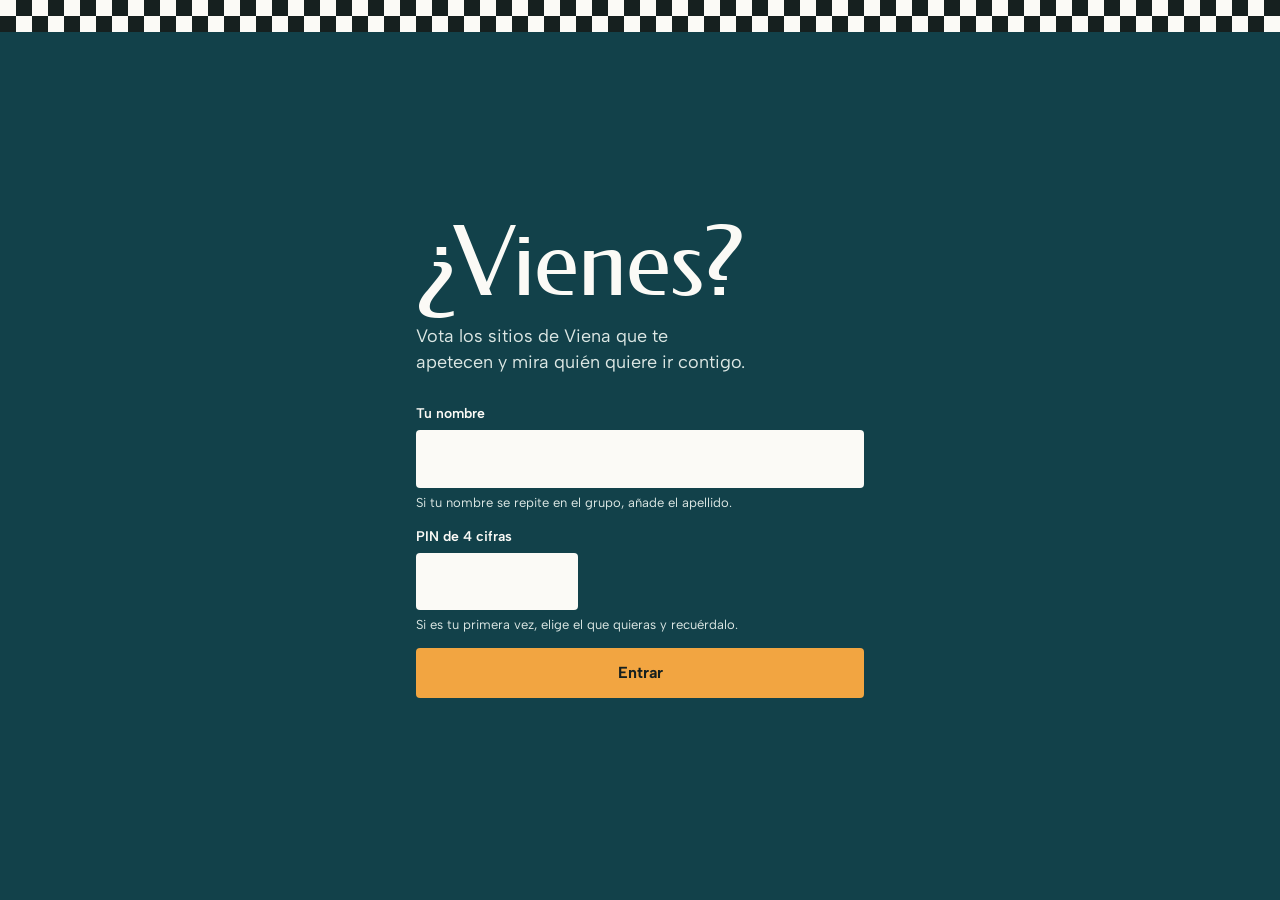
<file: index.html>
<!doctype html>
<html lang="es">
<head>
<meta charset="utf-8">
<meta name="viewport" content="width=device-width, initial-scale=1, viewport-fit=cover">
<title>¿Vienes? Planes en Viena</title>
<meta name="description" content="Decide con tus compañeras qué ver en Viena y con quién ir.">
<meta name="theme-color" content="#12414A">
<meta name="robots" content="noindex, nofollow">
<meta property="og:title" content="¿Vienes? Planes en Viena">
<meta property="og:description" content="Vota los sitios que te apetecen y mira quién quiere ir contigo.">
<link rel="icon" href="icon.svg" type="image/svg+xml">
<link rel="apple-touch-icon" href="apple-touch-icon.png">
<meta name="mobile-web-app-capable" content="yes">
<meta name="apple-mobile-web-app-capable" content="yes">
<meta name="apple-mobile-web-app-title" content="¿Vienes?">
<meta name="apple-mobile-web-app-status-bar-style" content="black-translucent">
<link rel="manifest" href="manifest.webmanifest">
<link rel="preconnect" href="https://fonts.googleapis.com">
<link rel="preconnect" href="https://fonts.gstatic.com" crossorigin>
<link href="https://fonts.googleapis.com/css2?family=Albert+Sans:wght@400;500;600;700&family=Federo&display=swap" rel="stylesheet">
<link rel="stylesheet" href="styles.css">
</head>
<body>
<div id="app" aria-live="polite"></div>
<div id="sheet" class="sheet" hidden></div>
<div id="match" class="match" hidden></div>
<div id="toast" class="toast" role="status" hidden></div>
<noscript>Esta página necesita JavaScript.</noscript>
<script src="data.js"></script>
<script src="app.js"></script>
</body>
</html>
</file>
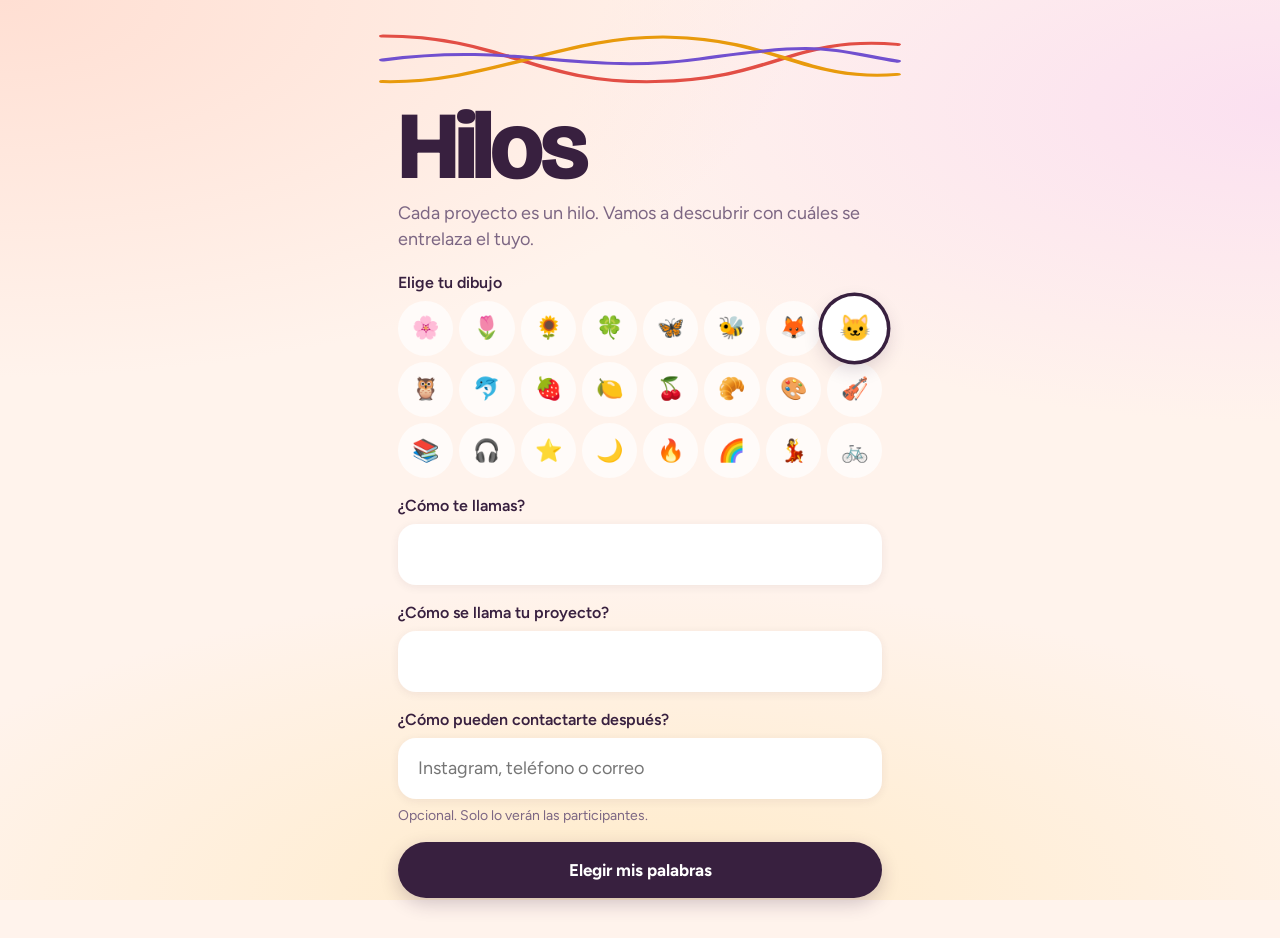
<file: taller/index.html>
<!doctype html>
<html lang="es">
<head>
<meta charset="utf-8">
<meta name="viewport" content="width=device-width, initial-scale=1, viewport-fit=cover">
<title>Hilos: lo que une nuestros proyectos</title>
<meta name="description" content="Cinco palabras por proyecto para descubrir qué nos une.">
<meta name="theme-color" content="#38203F">
<meta name="robots" content="noindex, nofollow">
<link rel="icon" href="data:image/svg+xml,%3Csvg xmlns='http://www.w3.org/2000/svg' viewBox='0 0 32 32'%3E%3Crect width='32' height='32' rx='7' fill='%2338203F'/%3E%3Cpath d='M5 22C12 6 20 26 27 10' fill='none' stroke='%23F0566E' stroke-width='3' stroke-linecap='round'/%3E%3Cpath d='M5 10C12 26 20 6 27 22' fill='none' stroke='%23F2A91B' stroke-width='3' stroke-linecap='round'/%3E%3C/svg%3E">
<link rel="preconnect" href="https://fonts.googleapis.com">
<link rel="preconnect" href="https://fonts.gstatic.com" crossorigin>
<link href="https://fonts.googleapis.com/css2?family=Bricolage+Grotesque:opsz,wght@12..96,500;12..96,700;12..96,800&family=Figtree:wght@400;500;600;700&display=swap" rel="stylesheet">
<link rel="stylesheet" href="styles.css?v=8">
</head>
<body>
<div id="app"></div>
<div id="sheet" class="sheet" hidden></div>
<div id="toast" class="toast" role="status" hidden></div>
<noscript>Esta página necesita JavaScript.</noscript>
<script src="qr.js?v=8"></script>
<script src="app.js?v=8"></script>
</body>
</html>
</file>
<file: styles.css>
:root {
  --petrol: #12414A;
  --petrol-deep: #0C2F36;
  --petrol-soft: #1D5661;
  --paper: #FBFAF6;
  --ink: #16201F;
  --ink-soft: #4C5B5A;
  --marille: #F2A541;
  --himbeer: #C8324F;
  --mist: #DCE7E4;
  --line: rgba(22, 32, 31, .14);
  --display: 'Federo', 'Albert Sans', system-ui, sans-serif;
  --body: 'Albert Sans', system-ui, -apple-system, 'Segoe UI', sans-serif;
  --checker: conic-gradient(var(--ink) 25%, var(--paper) 0 50%, var(--ink) 0 75%, var(--paper) 0);
  --tabs-h: 62px;
  --safe-b: env(safe-area-inset-bottom, 0px);
}
* { box-sizing: border-box; }
html { -webkit-text-size-adjust: 100%; }
body {
  margin: 0; background: var(--petrol); color: var(--paper);
  font: 400 16px/1.5 var(--body); min-height: 100dvh;
  -webkit-tap-highlight-color: transparent; overscroll-behavior-y: contain;
}
button, input, select, textarea { font: inherit; color: inherit; }
button { cursor: pointer; border: 0; background: none; padding: 0; }
a { color: inherit; }
:focus-visible { outline: 3px solid var(--marille); outline-offset: 2px; }
h1, h2, h3, p { margin: 0; }
.wrap { max-width: 480px; margin: 0 auto; padding: 0 16px; }
.checker { height: 16px; background: var(--checker) 0 0 / 16px 16px; }

/* ---------- Entrada ---------- */
.gate { min-height: 100dvh; display: flex; flex-direction: column; }
.gate .checker { height: 32px; background-size: 32px 32px; flex: none; }
.gate-in { width: 100%; flex: 1; display: flex; flex-direction: column; justify-content: center; padding: 32px 16px 48px; }
.gate h1 { font: 400 clamp(64px, 22vw, 96px)/.95 var(--display); letter-spacing: -.01em; }
.gate .lead { margin: 14px 0 28px; font-size: 18px; line-height: 1.45; color: var(--mist); max-width: 30ch; }
.field { display: block; margin-bottom: 14px; }
.field span { display: block; font-weight: 600; font-size: 14px; margin-bottom: 6px; }
.field small { display: block; color: var(--mist); font-size: 13px; margin-top: 6px; line-height: 1.4; }
.input {
  width: 100%; padding: 14px; border-radius: 4px; border: 2px solid transparent;
  background: var(--paper); color: var(--ink); font-size: 17px;
}
.input:focus { outline: none; border-color: var(--marille); }
.pin { letter-spacing: .5em; font-weight: 700; max-width: 9.5em; }
.btn {
  display: inline-flex; align-items: center; justify-content: center; gap: 8px;
  min-height: 50px; padding: 12px 20px; border-radius: 4px; font-weight: 700; font-size: 16px;
  background: var(--marille); color: var(--ink); width: 100%; text-decoration: none;
}
.btn[disabled] { opacity: .6; }
.btn.ghost { background: transparent; color: inherit; box-shadow: inset 0 0 0 2px currentColor; }
.btn.love { background: var(--himbeer); color: #fff; }
.btn.small { min-height: 40px; padding: 8px 14px; font-size: 14px; width: auto; }
.linkbtn { text-decoration: underline; text-underline-offset: 3px; font-weight: 600; padding: 10px 0; }
.err { background: #fff; color: #8E1F35; border-left: 6px solid var(--himbeer); padding: 10px 12px; border-radius: 2px; margin-bottom: 14px; font-size: 15px; }
.newbox { background: var(--petrol-deep); padding: 16px; border-radius: 4px; margin-bottom: 14px; }
.newbox h2 { font: 400 26px/1.1 var(--display); margin-bottom: 6px; }
.newbox p { color: var(--mist); font-size: 15px; margin-bottom: 12px; }

/* ---------- Cabecera y pestañas ---------- */
.top { display: flex; align-items: center; justify-content: space-between; gap: 10px; padding: 10px 0 8px; }
.top .left { margin-left: auto; font-size: 13px; color: #9DB6B4; white-space: nowrap; }
.brand { font: 400 30px/1 var(--display); }
.me-chip { display: flex; align-items: center; gap: 8px; font-weight: 600; font-size: 14px; }
main { padding-bottom: calc(var(--tabs-h) + var(--safe-b) + 24px); }
main.has-votebar { padding-bottom: calc(var(--tabs-h) + var(--safe-b) + 88px); }
.tabs {
  position: fixed; left: 0; right: 0; bottom: 0; z-index: 20;
  background: var(--petrol-deep); padding-bottom: var(--safe-b);
  border-top: 1px solid rgba(251, 250, 246, .12);
}
.tabs-in { max-width: 480px; margin: 0 auto; display: grid; grid-template-columns: repeat(4, 1fr); height: var(--tabs-h); }
.tab { display: flex; flex-direction: column; align-items: center; justify-content: center; gap: 3px; font-size: 12px; font-weight: 600; color: #9DB6B4; position: relative; }
.tab svg { width: 22px; height: 22px; }
.tab[aria-current="page"] { color: var(--paper); }
.tab[aria-current="page"]::before { content: ''; position: absolute; top: 0; left: 22%; right: 22%; height: 4px; background: var(--marille); }
.badge { position: absolute; top: 7px; left: calc(50% + 6px); min-width: 18px; height: 18px; padding: 0 5px; border-radius: 9px; background: var(--himbeer); color: #fff; font-size: 11px; line-height: 18px; text-align: center; }

/* ---------- Filtros ---------- */
.chips { display: flex; gap: 8px; overflow-x: auto; padding: 2px 16px 8px; margin: 0 -16px; scrollbar-width: none; }
.chips::-webkit-scrollbar { display: none; }
.chip { flex: none; padding: 8px 14px; border-radius: 4px; font-size: 14px; font-weight: 600; background: var(--petrol-soft); color: var(--paper); white-space: nowrap; }
.chip[aria-pressed="true"] { background: var(--paper); color: var(--ink); }
.seg { display: grid; grid-auto-flow: column; grid-auto-columns: 1fr; background: var(--petrol-deep); padding: 4px; border-radius: 4px; margin-bottom: 14px; }
.seg button { padding: 9px 8px; border-radius: 3px; font-weight: 600; font-size: 14px; color: #B9CDCB; }
.seg button[aria-pressed="true"] { background: var(--paper); color: var(--ink); }

/* ---------- Ficha ---------- */
.deck { position: relative; }
.card { background: var(--paper); color: var(--ink); border-radius: 6px; overflow: hidden; position: relative; touch-action: pan-y; user-select: none; -webkit-user-select: none; will-change: transform; }
.card.behind { position: absolute; inset: 0; transform: scale(.96) translateY(10px); opacity: .55; pointer-events: none; }
.photo { position: relative; aspect-ratio: 16 / 9; background: var(--mist); overflow: hidden; }
.photo img { position: absolute; inset: 0; width: 100%; height: 100%; object-fit: cover; display: block; -webkit-user-drag: none; }
.photo .ph { position: absolute; inset: 0; display: grid; place-items: center; font-size: 84px; background: var(--mist); }
.photo .ph span { background: var(--paper); width: 140px; height: 140px; display: grid; place-items: center; }
.tag { position: absolute; left: 0; bottom: 0; background: var(--ink); color: var(--paper); font-size: 13px; font-weight: 600; padding: 6px 12px; }
.tag.dated { left: auto; right: 0; background: var(--marille); color: var(--ink); }
.card-body { padding: 16px 16px 18px; }
.card h2, .sheet h2 { font: 400 28px/1.08 var(--display); margin-bottom: 8px; text-wrap: balance; }
.desc { color: var(--ink-soft); font-size: 16px; }
.facts { margin: 14px 0 0; padding: 0; list-style: none; display: grid; gap: 8px; font-size: 15px; }
.facts li { display: grid; grid-template-columns: 22px 1fr; gap: 8px; align-items: start; }
.facts svg { width: 18px; height: 18px; margin-top: 2px; color: var(--petrol); }
.links { display: flex; gap: 10px; margin-top: 14px; flex-wrap: wrap; }
.links a, .links button { font-size: 14px; font-weight: 700; color: var(--petrol); text-decoration: underline; text-underline-offset: 3px; padding: 6px 0; margin-right: 8px; }
.stamp {
  position: absolute; top: 22px; z-index: 3; font: 400 30px/1 var(--display); padding: 8px 12px;
  border: 4px solid; background: var(--paper); opacity: 0; pointer-events: none;
}
.stamp.yes { left: 16px; color: var(--himbeer); transform: rotate(-9deg); }
.stamp.nope { right: 16px; color: var(--ink-soft); transform: rotate(9deg); }

.votebar {
  position: fixed; left: 0; right: 0; bottom: calc(var(--tabs-h) + var(--safe-b)); z-index: 15;
  background: var(--petrol); padding: 8px 0 8px;
}
.votes { display: grid; grid-template-columns: 1fr 1fr 1fr; gap: 8px; }
.vote {
  min-height: 68px; border-radius: 4px; padding: 8px 6px; font-weight: 700; font-size: 13.5px; line-height: 1.15;
  display: flex; flex-direction: column; align-items: center; justify-content: center; gap: 5px; text-align: center;
}
.vote svg { width: 22px; height: 22px; }
.vote.no { background: var(--petrol-deep); color: var(--mist); box-shadow: inset 0 0 0 2px #56797B; }
.vote.meh { background: var(--marille); color: var(--ink); }
.vote.love { background: var(--himbeer); color: #fff; }
.vote[aria-pressed="true"] { box-shadow: inset 0 0 0 3px var(--ink), 0 0 0 3px var(--paper); }
.sheet .vote.no { background: var(--mist); color: var(--ink); box-shadow: none; }
.sheet .vote[aria-pressed="true"] { box-shadow: inset 0 0 0 3px var(--ink); }
.sheet .votes:has([aria-pressed="true"]) .vote[aria-pressed="false"] { opacity: .55; }
.deck-meta { display: flex; justify-content: space-between; align-items: center; font-size: 13.5px; color: var(--mist); padding: 0 2px; min-height: 32px; }
.deck-meta .linkbtn { padding: 4px 0; }
.deck .card-body { padding: 12px 14px 14px; }
.deck .card h2 { font-size: 23px; margin-bottom: 5px; }
.deck .desc { font-size: 14.5px; line-height: 1.38; }
.deck .facts { margin-top: 8px; gap: 5px; font-size: 14px; line-height: 1.35; }
.deck .links { margin-top: 4px; }
.deck .links { gap: 2px 14px; }
.deck .links a, .deck .links button { padding: 4px 0; margin-right: 0; font-size: 13.5px; }
.deck .ph { font-size: 56px; }
.deck .ph span { width: 92px; height: 92px; }
.deck.fit .card { display: flex; flex-direction: column; height: 100%; }
.deck.fit .photo { flex: 1 1 0; min-height: 84px; aspect-ratio: auto; }
.deck.fit .stripe { flex: none; }
.deck.fit .card-body { flex: 0 1 auto; min-height: 0; overflow-y: auto; }

.empty { background: var(--petrol-deep); border-radius: 6px; padding: 28px 20px; }
.empty h2 { font: 400 30px/1.1 var(--display); margin-bottom: 8px; }
.empty p { color: var(--mist); margin-bottom: 16px; }

/* ---------- Listas ---------- */
.h-sec { font: 400 26px/1.1 var(--display); margin: 6px 0 4px; }
.sub { color: var(--mist); font-size: 15px; margin-bottom: 14px; }
.rows { display: grid; gap: 10px; }
.row { display: grid; grid-template-columns: 76px 1fr; gap: 12px; background: var(--paper); color: var(--ink); border-radius: 6px; overflow: hidden; text-align: left; width: 100%; min-height: 92px; }
.row .thumb { background: var(--mist); position: relative; }
.row .thumb img { position: absolute; inset: 0; width: 100%; height: 100%; object-fit: cover; }
.row .thumb .ph { position: absolute; inset: 0; display: grid; place-items: center; font-size: 30px; }
.row-body { padding: 10px 12px 10px 0; min-width: 0; }
.row h3 { font: 700 16px/1.25 var(--body); margin-bottom: 4px; }
.counts { font-size: 13.5px; color: var(--ink-soft); display: flex; gap: 2px 12px; flex-wrap: wrap; margin-bottom: 6px; }
.counts b { color: var(--ink); }
.dot { display: inline-block; width: 10px; height: 10px; margin-right: 5px; vertical-align: baseline; }
.dot.love { background: var(--himbeer); } .dot.meh { background: var(--marille); } .dot.no { background: #9AA8A7; }
.stack { display: flex; align-items: center; gap: 4px; flex-wrap: wrap; }
.av { width: 28px; height: 28px; display: inline-grid; place-items: center; font-size: 16px; border-radius: 3px; flex: none; }
.av.lg { width: 44px; height: 44px; font-size: 26px; }
.av.c0 { background: #F6D7A6; } .av.c1 { background: #F2B8C4; } .av.c2 { background: #BFDCD3; } .av.c3 { background: #C9D3EE; } .av.c4 { background: #E6D5F0; } .av.c5 { background: #D8E4A8; }
.more { font-size: 13px; font-weight: 600; color: var(--ink-soft); margin-left: 2px; }
.mine { display: table; font-size: 12.5px; font-weight: 700; padding: 2px 8px; border-radius: 2px; margin: 4px 0 2px; }
.mine.love { background: var(--himbeer); color: #fff; } .mine.meh { background: var(--marille); color: var(--ink); } .mine.no { background: var(--mist); color: var(--ink); }

.person { display: grid; grid-template-columns: 44px 1fr; gap: 12px; align-items: center; background: var(--paper); color: var(--ink); border-radius: 6px; padding: 12px; width: 100%; text-align: left; }
.person h3 { font: 700 16px/1.2 var(--body); }
.person p { font-size: 14px; color: var(--ink-soft); }

.day { margin-bottom: 22px; }
.day-h { display: flex; align-items: baseline; gap: 10px; margin-bottom: 4px; }
.day-h h2 { font: 400 26px/1.1 var(--display); }
.day-h .today { background: var(--marille); color: var(--ink); font-size: 12.5px; font-weight: 700; padding: 2px 8px; border-radius: 2px; }
.prog { font-size: 14px; color: var(--mist); margin-bottom: 10px; }
.meet { background: var(--paper); color: var(--ink); border-radius: 6px; padding: 14px; display: grid; gap: 10px; }
.meet + .meet { margin-top: 10px; }
.meet-top { display: grid; grid-template-columns: auto 1fr; gap: 12px; align-items: start; }
.hour { font: 400 26px/1 var(--display); background: var(--ink); color: var(--paper); padding: 8px 8px 6px; }
.meet h3 { font: 700 16px/1.25 var(--body); }
.meet .note { font-size: 14.5px; color: var(--ink-soft); }
.meet .by { font-size: 13px; color: var(--ink-soft); }
.meet-actions { display: flex; gap: 8px; align-items: center; flex-wrap: wrap; }
.btn.join { background: var(--petrol); color: var(--paper); }
.btn.leave { background: var(--mist); color: var(--ink); }
.warn { background: #FFF1D6; border-left: 5px solid var(--marille); padding: 8px 10px; font-size: 14px; color: var(--ink); border-radius: 2px; }

/* ---------- Hoja inferior ---------- */
.sheet { position: fixed; inset: 0; z-index: 40; background: rgba(8, 28, 32, .6); display: flex; align-items: flex-end; justify-content: center; }
.sheet[hidden], .match[hidden], .toast[hidden] { display: none; }
.sheet-in { background: var(--paper); color: var(--ink); width: 100%; max-width: 480px; max-height: 94dvh; overflow-y: auto; border-radius: 10px 10px 0 0; padding-bottom: calc(24px + var(--safe-b)); overscroll-behavior: contain; }
.sheet-bar { position: sticky; top: 0; z-index: 4; display: flex; justify-content: flex-end; padding: 8px; height: 0; }
.x { width: 40px; height: 40px; border-radius: 4px; background: var(--ink); color: var(--paper); display: grid; place-items: center; font-size: 22px; line-height: 1; }
.sheet .pad { padding: 16px; }
.sheet h3 { font: 700 17px/1.25 var(--body); margin: 22px 0 10px; }
.who { display: grid; gap: 8px; }
.who-line { display: flex; flex-wrap: wrap; gap: 6px; align-items: center; }
.pill { display: inline-flex; align-items: center; gap: 6px; background: var(--mist); border-radius: 3px; padding: 3px 8px 3px 3px; font-size: 14px; font-weight: 600; }
.pill .av { width: 24px; height: 24px; font-size: 14px; }
.quiet { color: var(--ink-soft); font-size: 14.5px; }
.form { background: var(--mist); border-radius: 6px; padding: 14px; display: grid; gap: 12px; }
.form label, .form .lab { font-weight: 700; font-size: 14px; display: block; margin-bottom: 6px; }
.daychips { display: flex; flex-wrap: wrap; gap: 6px; }
.daychip { padding: 8px 10px; border-radius: 4px; background: var(--paper); font-size: 14px; font-weight: 600; text-align: left; line-height: 1.2; }
.daychip small { display: block; font-weight: 500; color: var(--ink-soft); font-size: 12.5px; }
.daychip[aria-pressed="true"] { background: var(--ink); color: var(--paper); }
.daychip[aria-pressed="true"] small { color: var(--mist); }
.form .input { border: 2px solid var(--line); font-size: 16px; padding: 11px 12px; }
.form select.input { max-width: 10em; }

/* ---------- Coincidencia ---------- */
.match { position: fixed; inset: 0; z-index: 60; background: var(--himbeer); color: #fff; display: flex; flex-direction: column; }
.match .checker { height: 40px; background-size: 40px 40px; flex: none; }
.match-in { flex: 1; display: flex; flex-direction: column; justify-content: center; gap: 18px; padding-top: 24px; padding-bottom: 32px; }
.match h2 { font: 400 clamp(54px, 17vw, 76px)/.95 var(--display); }
.match p { font-size: 19px; line-height: 1.4; }
.match .stack .av { width: 44px; height: 44px; font-size: 26px; }
.match .btn { background: #fff; color: var(--ink); }
.match .btn.ghost { background: transparent; color: #fff; }
@media (prefers-reduced-motion: no-preference) {
  .match:not([hidden]) .checker { animation: slide .7s cubic-bezier(.2, .8, .2, 1) both; }
  .match:not([hidden]) h2 { animation: pop .5s .12s cubic-bezier(.2, 1.3, .4, 1) both; }
  .match:not([hidden]) .after { animation: fade .4s .4s both; }
  .sheet:not([hidden]) .sheet-in { animation: up .26s cubic-bezier(.2, .8, .2, 1) both; }
  .card.fly { transition: transform .28s ease-in, opacity .28s ease-in; }
  .card.back { transition: transform .2s ease-out; }
}
@keyframes slide { from { background-position: -240px 0; } to { background-position: 0 0; } }
@keyframes pop { from { transform: scale(.7); opacity: 0; } to { transform: none; opacity: 1; } }
@keyframes fade { from { opacity: 0; } to { opacity: 1; } }
@keyframes up { from { transform: translateY(40px); opacity: .4; } to { transform: none; opacity: 1; } }

.toast { position: fixed; left: 50%; transform: translateX(-50%); top: calc(env(safe-area-inset-top, 0px) + 10px); width: max-content; z-index: 70; background: var(--ink); color: var(--paper); padding: 10px 16px; border-radius: 4px; font-size: 14.5px; font-weight: 600; max-width: calc(100vw - 32px); text-align: center; }

/* ---------- Yo ---------- */
.panel { background: var(--paper); color: var(--ink); border-radius: 6px; padding: 16px; margin-bottom: 12px; }
.panel h2 { font: 400 24px/1.1 var(--display); margin-bottom: 10px; }
.panel p { font-size: 15px; color: var(--ink-soft); }
.profile { display: grid; grid-template-columns: 44px 1fr; gap: 12px; align-items: center; margin-bottom: 14px; }
.profile b { font-size: 19px; }
.emojis { display: grid; grid-template-columns: repeat(8, 1fr); gap: 6px; }
.emojis button { aspect-ratio: 1; font-size: 22px; border-radius: 4px; background: var(--mist); }
.emojis button[aria-pressed="true"] { background: var(--ink); }
.bar { height: 12px; background: var(--mist); border-radius: 2px; overflow: hidden; margin: 10px 0 6px; display: flex; }
.bar i { display: block; height: 100%; }
.bar .love { background: var(--himbeer); } .bar .meh { background: var(--marille); } .bar .no { background: #9AA8A7; }
.mylist { list-style: none; padding: 0; margin: 8px 0 0; display: grid; gap: 2px; }
.mylist button { width: 100%; text-align: left; padding: 9px 0; border-bottom: 1px solid var(--line); font-size: 15px; display: flex; justify-content: space-between; gap: 10px; align-items: center; }
details summary { cursor: pointer; font-weight: 700; padding: 8px 0; }
.sched { width: 100%; border-collapse: collapse; font-size: 14px; margin-top: 6px; }
.sched th, .sched td { text-align: left; padding: 7px 0; border-bottom: 1px solid var(--line); vertical-align: top; }
.sched th { width: 7.6em; padding-right: 10px; font-weight: 700; font-variant-numeric: tabular-nums; }
.sched tr.free th, .sched tr.free td { color: #1D6B4F; font-weight: 700; }
.sched-day { font: 400 20px/1.2 var(--display); margin: 20px 0 2px; display: flex; gap: 8px; align-items: center; }
.sched-day .today { background: var(--marille); color: var(--ink); font: 700 12.500px/1.4 var(--body); padding: 2px 8px; border-radius: 2px; }
.credit { color: #9DB6B4; font-size: 13px; padding: 8px 2px 0; }
.credit a { color: inherit; }
.spin { display: grid; place-items: center; min-height: 60dvh; color: var(--mist); }

.sched td .ln { display: block; font-weight: 400; color: var(--ink); }

.votebar .vote { min-height: 56px; font-size: 13px; gap: 3px; padding: 6px; }
.votebar .vote svg { width: 19px; height: 19px; }
.undo { position: absolute; top: 0; left: 0; z-index: 2; background: var(--paper); color: var(--ink); font-size: 12.5px; font-weight: 700; padding: 6px 10px; text-decoration: underline; text-underline-offset: 2px; }

.c-cultura { background: #6B3FA0; color: #fff; }
.c-gastro { background: #C2560C; color: #fff; }
.c-natura { background: #2E7D4F; color: #fff; }
.c-bienestar { background: #2463A6; color: #fff; }
.c-compras { background: #C0272D; color: #fff; }
.chip[class*="c-"][aria-pressed="true"] { color: #fff; box-shadow: inset 0 0 0 3px #fff; }
.chip.c-cultura[aria-pressed="true"] { background: #6B3FA0; }
.chip.c-gastro[aria-pressed="true"] { background: #C2560C; }
.chip.c-natura[aria-pressed="true"] { background: #2E7D4F; }
.chip.c-bienestar[aria-pressed="true"] { background: #2463A6; }
.chip.c-compras[aria-pressed="true"] { background: #C0272D; }

.chip svg { width: 15px; height: 15px; margin-right: 6px; vertical-align: -2px; }
.chip.f-love[aria-pressed="true"] { background: var(--himbeer); color: #fff; }
.chip.f-meh[aria-pressed="true"] { background: var(--marille); color: var(--ink); }

.row .go { display: block; margin-top: 6px; font-size: 13px; font-weight: 700; color: var(--petrol); text-decoration: underline; text-underline-offset: 3px; }

.deck .desc { display: -webkit-box; -webkit-line-clamp: 3; -webkit-box-orient: vertical; overflow: hidden; }
.deck .facts .cl2 { display: -webkit-box; -webkit-line-clamp: 2; -webkit-box-orient: vertical; overflow: hidden; }
.deck .facts li.loc a { font-size: 13.5px; font-weight: 700; color: var(--petrol); text-underline-offset: 3px; white-space: nowrap; padding: 2px 0; margin-left: 8px; }
.cbtns { display: flex; gap: 8px; margin-top: 10px; }
.cbtn { flex: 1; min-height: 38px; display: inline-flex; align-items: center; justify-content: center; gap: 6px; border-radius: 4px; background: var(--mist); color: var(--ink); font-size: 13.5px; font-weight: 700; text-decoration: none; padding: 6px 8px; }
.cbtn svg { width: 17px; height: 17px; flex: none; }
.pbtn { position: absolute; top: 8px; z-index: 2; background: var(--mist); color: var(--ink); font-size: 12.5px; font-weight: 700; padding: 7px 10px; border-radius: 4px; box-shadow: 0 1px 4px rgba(8, 28, 32, .35); }
.pbtn.left { left: 8px; } .pbtn.right { right: 8px; }
.pbtn b { font-size: 15px; line-height: 1; }

/* ---------- Ajustes del 3 de octubre ---------- */
.stripe { height: 6px; }
.tags { position: absolute; left: 0; bottom: 0; display: flex; }
.tags .tag { position: static; }
.chip.f-clash[aria-pressed="true"] { background: var(--paper); color: var(--ink); }
.clash { list-style: none; margin: 0; padding: 0; display: grid; gap: 6px; }
.clash li { display: grid; grid-template-columns: 3.2em 1fr; column-gap: 8px; align-items: baseline; }
.clash li b { font-variant-numeric: tabular-nums; }
.clash li button { text-align: left; font-weight: 700; text-decoration: underline; text-underline-offset: 3px; }
.clash li .by { grid-column: 2; }
.profile { grid-template-columns: 44px 1fr auto; margin-bottom: 0; }
.pen { width: 40px; height: 40px; display: grid; place-items: center; border-radius: 4px; background: var(--mist); color: var(--ink); }
.pen svg { width: 20px; height: 20px; }
.pf { display: grid; gap: 8px; }
.pf label { font-weight: 700; font-size: 14px; margin-top: 4px; }
.pf input { font: inherit; font-size: 17px; padding: 10px 12px; border: 2px solid var(--ink); border-radius: 4px; background: #fff; color: var(--ink); width: 100%; }
.pf small { font-size: 13px; color: var(--ink-soft); line-height: 1.35; }
.pf-actions { display: flex; gap: 8px; margin-top: 6px; }
.chips.wrapc { flex-wrap: wrap; overflow: visible; }
.near { display: grid; gap: 14px; margin-top: 8px; }
.ntag { display: inline-block; font-size: 12.5px; font-weight: 700; padding: 4px 10px; border-radius: 3px; }
.near .mylist { margin-top: 2px; }
.near .mylist .quiet { white-space: nowrap; }
.instpop { display: grid; gap: 12px; text-align: center; justify-items: center; }
.instpop img { border-radius: 16px; }
.instpop ol { text-align: left; padding-left: 22px; display: grid; gap: 8px; font-size: 15.5px; }
.instpop .btn { width: 100%; }
/* Hueco para la barra de estado del móvil cuando se abre como app instalada */
.top { padding-top: calc(10px + env(safe-area-inset-top, 0px)); }
.gate, .match { padding-top: env(safe-area-inset-top, 0px); }
.sheet-in { max-height: min(94dvh, calc(100dvh - env(safe-area-inset-top, 0px) - 8px)); }
.chips.eq3 { display: grid; grid-template-columns: repeat(3, 1fr); gap: 6px; overflow: visible; margin: 0 0 8px; padding: 2px 0 8px; }
.chips.eq3 .chip { display: flex; align-items: center; justify-content: center; gap: 5px; padding: 8px 6px; font-size: 13px; line-height: 1.15; white-space: normal; text-align: center; min-height: 46px; }
.chips.eq3 .chip svg { margin: 0; flex: none; }
</file>
<file: taller/styles.css>
:root {
  --tinta: #38203F;
  --tinta-suave: #7C6683;
  --lienzo: #FFF3EC;
  --papel: #FFFFFF;
  --linea: rgba(56, 32, 63, .13);
  --coral: #E24E45;
  --verde: #15806F;
  --rosa: #C93A82;
  --azafran: #E89A0C;
  --azul: #2F7CC8;
  --violeta: #7150CF;
  --display: 'Bricolage Grotesque', 'Figtree', system-ui, sans-serif;
  --body: 'Figtree', system-ui, -apple-system, 'Segoe UI', sans-serif;
  --safe-b: env(safe-area-inset-bottom, 0px);
}
* { box-sizing: border-box; }
html { -webkit-text-size-adjust: 100%; }
body {
  margin: 0; color: var(--tinta); font: 400 17px/1.5 var(--body); min-height: 100dvh; -webkit-tap-highlight-color: transparent;
  background: var(--lienzo);
  background: radial-gradient(90vw 60vh at 0% 0%, #FFDFD3 0, transparent 70%), radial-gradient(80vw 50vh at 100% 12%, #FBE0F0 0, transparent 70%), radial-gradient(90vw 50vh at 50% 100%, #FFEBC9 0, transparent 70%), var(--lienzo);
  background-attachment: fixed;
}
button, input { font: inherit; color: inherit; }
button { cursor: pointer; border: 0; background: none; padding: 0; }
h1, h2, h3, p, ul, ol { margin: 0; padding: 0; }
ul, ol { list-style: none; }
:focus-visible { outline: 3px solid var(--violeta); outline-offset: 2px; }

/* Cada familia de conceptos tiene su color de hilo; --on es el color del texto encima */
.f-personas { --c: var(--coral); --on: #fff; }
.f-bienestar { --c: var(--verde); --on: #fff; }
.f-creatividad { --c: var(--rosa); --on: #fff; }
.f-territorio { --c: var(--azafran); --on: #38203F; }
.f-conocimiento { --c: var(--azul); --on: #fff; }
.f-proposito { --c: var(--violeta); --on: #fff; }
.f-propia { --c: #5B4563; --on: #fff; }
.a0 { --a: var(--coral); --ao: #fff; } .a1 { --a: var(--verde); --ao: #fff; } .a2 { --a: var(--rosa); --ao: #fff; }
.a3 { --a: var(--azafran); --ao: #38203F; } .a4 { --a: var(--azul); --ao: #fff; } .a5 { --a: var(--violeta); --ao: #fff; }

.wrap { max-width: 520px; margin: 0 auto; padding: 24px 18px calc(40px + var(--safe-b)); }
h1 { font: 800 30px/1.08 var(--display); letter-spacing: -.02em; text-wrap: balance; }
h2 { font: 700 20px/1.2 var(--display); letter-spacing: -.01em; }
.sub { margin: 30px 0 4px; }
.lead { margin: 10px 0 22px; font-size: 18px; line-height: 1.45; color: var(--tinta-suave); }
.lead.small { font-size: 16px; margin: 2px 0 14px; }
.lead strong { color: var(--tinta); }
.empty { padding: 22px 0; color: var(--tinta-suave); }
.off { background: var(--tinta); color: #fff; padding: 10px 14px; border-radius: 14px; margin-bottom: 16px; font-size: 15px; }
.err { background: #FDE3E0; color: #8F1D31; padding: 10px 14px; border-radius: 14px; margin: 0 0 14px; font-size: 15px; }

.threads { display: block; width: 100%; height: 96px; margin-bottom: 8px; overflow: visible; }
.threads path { fill: none; stroke-width: 5; stroke-linecap: round; stroke-dasharray: 520; stroke-dashoffset: 520; animation: tejer 1.6s cubic-bezier(.6, .1, .2, 1) forwards; }
.threads .t1 { stroke: var(--coral); }
.threads .t2 { stroke: var(--azafran); animation-delay: .15s; }
.threads .t3 { stroke: var(--violeta); animation-delay: .3s; }
@keyframes tejer { to { stroke-dashoffset: 0; } }

/* Personas */
.av {
  display: inline-flex; align-items: center; justify-content: center; flex: none; width: 26px; height: 26px; border-radius: 50%;
  background: var(--a); color: var(--ao); font: 700 13px/1 var(--display);
}
.av.em { background: #fff; background: color-mix(in srgb, var(--a, #C93A82) 24%, #fff); font: 400 15px/1 'Apple Color Emoji', 'Segoe UI Emoji', 'Noto Color Emoji', sans-serif; }
.av.lg { width: 52px; height: 52px; font-size: 22px; box-shadow: 0 0 0 4px var(--papel), 0 4px 14px rgba(56, 32, 63, .16); }
.av.lg.em { font-size: 28px; }
.av.xl { width: 96px; height: 96px; font-size: 44px; box-shadow: 0 0 0 6px var(--lienzo), 0 10px 30px rgba(56, 32, 63, .2); }
.av.xl.em { font-size: 52px; }
.pp { display: inline-flex; align-items: center; gap: 6px; padding: 3px 12px 3px 3px; border-radius: 16px; background: var(--papel); font-weight: 600; font-size: 15px; box-shadow: 0 1px 0 var(--linea); }
.pp.yo { background: var(--tinta); color: #fff; }
.pp .av { width: 28px; height: 28px; }
.pill { display: inline-flex; align-items: center; min-height: 32px; padding: 4px 14px; border-radius: 16px; background: var(--c); color: var(--on); font-weight: 600; font-size: 15px; }

/* ---------- Entrada ---------- */
.hola { min-height: 100dvh; display: flex; flex-direction: column; justify-content: center; }
.hola h1 { font-size: clamp(60px, 22vw, 96px); line-height: .9; letter-spacing: -.045em; }
.hola .threads { height: 72px; }
.hola .lead { margin-bottom: 18px; }
.hola h1.h1s { font-size: 44px; }
.field { display: block; margin-bottom: 16px; }
.emojis { display: grid; grid-template-columns: repeat(8, 1fr); gap: 6px; }
.emojis button {
  aspect-ratio: 1; border-radius: 50%; background: rgba(255, 255, 255, .7); font-size: 22px; line-height: 1; padding: 0;
  font-family: 'Apple Color Emoji', 'Segoe UI Emoji', 'Noto Color Emoji', sans-serif; transition: transform .18s cubic-bezier(.3, 1.6, .5, 1), background .15s, box-shadow .15s;
}
.emojis button[aria-checked="true"] { background: #fff; box-shadow: 0 0 0 3px var(--tinta), 0 6px 16px rgba(56, 32, 63, .2); transform: scale(1.18); position: relative; z-index: 1; }
.field span { display: block; font-weight: 600; font-size: 16px; margin-bottom: 6px; }
.input {
  width: 100%; padding: 15px 18px; border-radius: 18px; border: 2px solid transparent; background: var(--papel); font-size: 18px;
  box-shadow: 0 2px 10px rgba(56, 32, 63, .07);
}
.input:focus { outline: none; border-color: var(--violeta); }
.pin { letter-spacing: .4em; font-weight: 700; margin-bottom: 14px; }
.btn {
  display: flex; align-items: center; justify-content: center; width: 100%; min-height: 56px; padding: 12px 22px;
  border-radius: 28px; background: var(--tinta); color: #fff; font-weight: 700; font-size: 17px; text-decoration: none;
  transition: transform .12s; box-shadow: 0 6px 18px rgba(56, 32, 63, .22);
}
.btn:active { transform: scale(.98); }
.btn[disabled] { background: #E5D8DD; color: var(--tinta-suave); cursor: default; box-shadow: none; }
.btn.ghost { background: transparent; color: var(--tinta); box-shadow: inset 0 0 0 2px var(--tinta); margin-top: 10px; }
.btn.small { width: auto; min-height: 0; padding: 0 20px; font-size: 16px; box-shadow: none; }
.linkbtn { display: block; margin: 14px auto 0; padding: 10px; text-decoration: underline; text-underline-offset: 3px; font-weight: 600; font-size: 15px; color: var(--tinta-suave); }
.linkbtn.danger { color: #A3213A; }

/* ---------- Elegir palabras ---------- */
.pick { padding-top: 0; padding-bottom: calc(150px + var(--safe-b)); }
.picktop { position: sticky; top: 0; z-index: 2; margin: 0 -18px; padding: 18px 18px 14px; background: rgba(255, 240, 232, .94); backdrop-filter: blur(10px); -webkit-backdrop-filter: blur(10px); border-radius: 0 0 24px 24px; box-shadow: 0 6px 20px rgba(56, 32, 63, .08); }
.picktop h1 { font-size: 22px; }
.proj { display: flex; align-items: center; gap: 8px; font-weight: 700; color: var(--violeta); font-size: 15px; margin-bottom: 6px; }
.proj .av { --a: var(--violeta); width: 30px; height: 30px; font-size: 17px; }
.slots { display: flex; flex-wrap: wrap; align-items: center; gap: 6px; margin-top: 12px; min-height: 32px; }
.slot { display: inline-flex; align-items: center; gap: 6px; width: 14px; height: 14px; border-radius: 50%; background: rgba(56, 32, 63, .14); }
.slot.full { width: auto; height: 32px; border-radius: 16px; background: var(--c); color: var(--on); font-weight: 700; font-size: 14px; padding: 0 8px 0 13px; animation: pop .28s cubic-bezier(.3, 1.5, .5, 1); }
.slot i { font-style: normal; font-size: 18px; line-height: 1; opacity: .85; }
@keyframes pop { from { transform: scale(.6); opacity: .3; } }
.fam { margin-top: 22px; }
.fam h2 { font: 700 15px/1.2 var(--body); color: var(--c); margin-bottom: 10px; letter-spacing: 0; }
.f-territorio.fam h2 { color: #A96E00; }
.chips { display: flex; flex-wrap: wrap; gap: 8px; }
.chip {
  display: inline-flex; align-items: center; min-height: 46px; padding: 8px 17px; border-radius: 23px; font-weight: 600; font-size: 16px;
  background: #fff; background: color-mix(in srgb, var(--c) 13%, #fff); box-shadow: 0 1px 0 rgba(56, 32, 63, .08);
  transition: background .15s, color .15s, transform .15s;
}
.chip.on { background: var(--c); color: var(--on); transform: scale(1.03); }
.own { display: flex; gap: 8px; }
.own .input { flex: 1; min-width: 0; }
.dock {
  position: fixed; left: 0; right: 0; bottom: 0; z-index: 3; padding: 14px 18px calc(8px + var(--safe-b));
  background: linear-gradient(to top, #FFEFDC 72%, rgba(255, 239, 220, 0));
}
.dock > * { max-width: 484px; margin-left: auto; margin-right: auto; }
.dock .linkbtn { margin-top: 2px; }

/* ---------- Espera ---------- */
.hero { position: relative; display: flex; justify-content: center; align-items: center; height: 120px; margin: 6px 0 14px; }
.hero .threads { position: absolute; inset: 12px 0; height: auto; margin: 0; }
.hero .av { position: relative; }
.anim .hero .av { animation: pop .6s cubic-bezier(.3, 1.6, .5, 1) .5s backwards; }
.listo > h1 { text-align: left; }
.mine { display: flex; flex-wrap: wrap; gap: 6px; margin-top: 16px; }
.crowd { display: flex; flex-wrap: wrap; gap: 8px; margin-top: 10px; }
.anim .crowd .pp { animation: pop .3s cubic-bezier(.3, 1.5, .5, 1) backwards; }

/* ---------- Afinidades ---------- */
.tabs { display: flex; gap: 4px; background: rgba(56, 32, 63, .08); padding: 4px; border-radius: 24px; margin-bottom: 22px; }
.tabs button { flex: 1; min-height: 44px; white-space: nowrap; border-radius: 20px; font-weight: 700; font-size: 15px; color: var(--tinta-suave); }
.tabs button[aria-selected="true"] { background: var(--papel); color: var(--tinta); box-shadow: 0 2px 8px rgba(56, 32, 63, .14); }
.match { background: var(--papel); border-radius: 28px; padding: 20px 18px 22px; margin-bottom: 14px; box-shadow: 0 8px 26px rgba(56, 32, 63, .09); text-align: center; }
.tie { display: flex; align-items: center; margin: 2px 2px 14px; }
.end { display: grid; justify-items: center; gap: 6px; flex: none; position: relative; z-index: 1; }
.end small { font-weight: 700; font-size: 13px; color: var(--tinta-suave); max-width: 72px; overflow: hidden; text-overflow: ellipsis; white-space: nowrap; }
.tie .ths { margin-bottom: 22px; }
.anim .match { animation: llegar .5s cubic-bezier(.2, .8, .3, 1) backwards; }
.anim .match:nth-of-type(2) { animation-delay: .12s; } .anim .match:nth-of-type(3) { animation-delay: .24s; }
.anim .knot { animation: llegar .45s cubic-bezier(.2, .8, .3, 1) backwards; }
.anim .knot:nth-child(2) { animation-delay: .06s; } .anim .knot:nth-child(3) { animation-delay: .12s; } .anim .knot:nth-child(4) { animation-delay: .18s; } .anim .knot:nth-child(n+5) { animation-delay: .24s; }
@keyframes llegar { from { opacity: 0; transform: translateY(14px) scale(.97); } }
.ths { flex: 1; display: grid; gap: 7px; margin: 0 -2px; }
.th { position: relative; display: flex; justify-content: center; }
.th::before { content: ''; position: absolute; left: -6px; right: -6px; top: 50%; height: 4px; margin-top: -2px; border-radius: 2px; background: var(--c); transform-origin: left; }
.anim .th::before { animation: unir .9s cubic-bezier(.5, 0, .2, 1) .35s backwards; }
.anim .th:nth-child(2)::before { animation-delay: .5s; } .anim .th:nth-child(3)::before { animation-delay: .65s; } .anim .th:nth-child(4)::before { animation-delay: .8s; } .anim .th:nth-child(5)::before { animation-delay: .95s; }
.th span { position: relative; padding: 4px 13px; border-radius: 15px; background: var(--c); color: var(--on); font-weight: 700; font-size: 15px; line-height: 1.35; box-shadow: 0 0 0 4px var(--papel); }
.th.near::before, .th.none::before { background: repeating-linear-gradient(90deg, var(--c) 0 8px, transparent 8px 14px); opacity: .7; }
.th.near span, .th.none span { background: var(--papel); color: var(--c); box-shadow: inset 0 0 0 2px var(--c), 0 0 0 4px var(--papel); }
.f-territorio.th.near span { color: #A96E00; }
@keyframes unir { from { transform: scaleX(0); } }
.match h2 { font-size: 26px; }
.who { font-weight: 600; color: var(--tinta-suave); margin-top: 2px; }
.why { font-weight: 600; font-size: 15px; margin-top: 10px; text-wrap: balance; }

.knots { display: grid; gap: 12px; }
.knot { background: var(--papel); border-radius: 24px; padding: 16px 16px 14px; box-shadow: 0 6px 20px rgba(56, 32, 63, .07); border-left: 6px solid var(--c); }
.kw { display: block; font: 800 24px/1.1 var(--display); letter-spacing: -.02em; color: var(--c); margin-bottom: 10px; }
.f-territorio .kw { color: #A96E00; }
.kp { display: flex; flex-wrap: wrap; gap: 6px; }
.knot .pp { background: #FBF1EC; box-shadow: none; }
.knot .pp.yo { background: var(--tinta); }
.solos { display: flex; flex-wrap: wrap; gap: 8px; }
.solo { display: inline-flex; align-items: baseline; gap: 7px; padding: 6px 14px; border-radius: 18px; background: #fff; background: color-mix(in srgb, var(--c) 13%, #fff); font-weight: 700; font-size: 15px; }
.solo i { font-style: normal; font-weight: 500; font-size: 13px; color: var(--tinta-suave); }

.dir { display: grid; gap: 12px; }
.dir li { display: flex; gap: 14px; align-items: flex-start; background: var(--papel); border-radius: 24px; padding: 16px; box-shadow: 0 6px 20px rgba(56, 32, 63, .07); }
.dir li.me { box-shadow: 0 0 0 2px var(--tinta), 0 6px 20px rgba(56, 32, 63, .07); }
.dir li > div { min-width: 0; flex: 1; }
.dir strong { display: block; font: 700 19px/1.2 var(--display); }
.dir li > div > span { display: block; color: var(--tinta-suave); font-size: 15px; }
.ct { display: inline-flex; align-items: center; max-width: 100%; margin-top: 8px; padding: 5px 14px; border-radius: 16px; background: #F4ECF7; color: var(--violeta); font-weight: 700; font-size: 15px; text-decoration: none; overflow-wrap: anywhere; }
a.ct { text-decoration: underline; text-underline-offset: 3px; }
.dir li > div > .ct { display: inline-flex; color: var(--violeta); }
.dir #addc { margin: 6px 0 0; padding: 4px 0; }
.sheet-in .ct { margin-top: 12px; }
.field small { display: block; margin-top: 6px; font-size: 14px; color: var(--tinta-suave); }
.dir .row { display: flex; flex-wrap: wrap; gap: 4px; margin-top: 8px; }
.dir .pill { min-height: 26px; padding: 2px 10px; font-size: 13px; }
.dir .linkbtn { margin: 6px 0 0; padding: 4px 0; }

/* ---------- Control ---------- */
.count b { font: 800 44px/1 var(--display); letter-spacing: -.03em; margin-right: 4px; }
.phase { margin: 10px 0 16px; }
.planb { margin-top: 18px; background: var(--papel); border-radius: 20px; padding: 14px 18px; box-shadow: 0 4px 14px rgba(56, 32, 63, .06); }
.planb summary { font-weight: 600; cursor: pointer; }
.unused { margin-top: 10px; color: var(--tinta-suave); line-height: 1.6; }
.qr { background: #fff; border-radius: 20px; padding: 10px; margin: 14px auto 8px; max-width: 300px; }
.qr svg { display: block; width: 100%; height: auto; }
.url { text-align: center; font-weight: 700; word-break: break-all; }
#reset { margin-top: 34px; }

.hint { color: var(--tinta-suave); font-size: 15px; margin: 10px 0; }
.mrow { display: flex; align-items: center; justify-content: space-between; gap: 12px; padding: 8px 0; border-top: 1px solid var(--linea); font-size: 16px; }
.mrow .btn.small { min-height: 40px; flex: none; }
.mrow .linkbtn { margin: 0; padding: 6px 0; flex: none; }
.mform { display: grid; gap: 8px; padding: 12px 0 4px; border-top: 1px solid var(--linea); }
.mform .btn.small { min-height: 46px; width: 100%; }
select.input { appearance: none; -webkit-appearance: none; padding: 12px 16px; font-size: 16px; background-image: linear-gradient(45deg, transparent 50%, var(--tinta) 50%), linear-gradient(135deg, var(--tinta) 50%, transparent 50%); background-position: calc(100% - 22px) 50%, calc(100% - 16px) 50%; background-size: 6px 6px; background-repeat: no-repeat; }
.control .btn.ghost { margin-top: 10px; }
[data-p] { cursor: pointer; }

/* ---------- Ficha de una persona ---------- */
.sheet {
  --tinta: #38203F; --tinta-suave: #7C6683; --papel: #fff; --coral: #E24E45; --verde: #15806F; --rosa: #C93A82; --azafran: #E89A0C; --azul: #2F7CC8; --violeta: #7150CF;
  position: fixed; inset: 0; z-index: 20; display: flex; align-items: flex-end; justify-content: center; background: rgba(43, 21, 51, .5); color: var(--tinta);
  animation: velo .2s ease-out;
}
.sheet[hidden] { display: none; }
.sheet-in {
  position: relative; width: 100%; max-width: 480px; background: #fff; border-radius: 32px 32px 0 0; padding: 30px 22px calc(30px + var(--safe-b)); text-align: center;
  animation: subir .32s cubic-bezier(.2, .9, .3, 1); max-height: 86dvh; overflow: auto;
}
.sheet-in .av.xl { box-shadow: 0 0 0 6px #fff, 0 10px 30px rgba(56, 32, 63, .2); }
.sheet-in h2 { font-size: 28px; margin-top: 14px; }
.sheet-in .row { display: flex; flex-wrap: wrap; justify-content: center; gap: 6px; margin-top: 14px; }
.sheet-in .why { margin-top: 20px; }
body .sheet-in [class*="f-"] { --on: #fff; }
body .sheet-in .f-territorio { --on: #38203F; }
body .sheet-in .f-propia { --c: #5B4563; }
body .sheet-in .av { --ao: #fff; }
body .sheet-in .av.a3 { --ao: #38203F; }
.sheet .x { position: absolute; top: 12px; right: 14px; width: 44px; height: 44px; border-radius: 50%; font-size: 28px; line-height: 1; color: var(--tinta-suave); }
@keyframes velo { from { opacity: 0; } }
@keyframes subir { from { transform: translateY(40px); opacity: 0; } }
@media (min-width: 761px) { .sheet { align-items: center; } .sheet-in { border-radius: 32px; overflow: visible; } }

/* ---------- Pantalla grande ---------- */
.is-screen {
  color: #fff; --tinta-suave: #D9C6DC; --linea: rgba(255, 255, 255, .16); --papel: #2B1533;
  --coral: #FF7D6E; --verde: #4FD6BC; --rosa: #FF7FBE; --azafran: #FFC24A; --azul: #72B8FF; --violeta: #B39BFF;
  background: #2B1533;
  background: radial-gradient(70vw 70vh at 0% 0%, #5A2440 0, transparent 70%), radial-gradient(60vw 60vh at 100% 100%, #3B2A6B 0, transparent 70%), radial-gradient(50vw 50vh at 85% 0%, #4A2A1F 0, transparent 70%), #2B1533;
  background-attachment: fixed;
}
.is-screen .f-propia { --c: #E9DDEB; --on: #2B1533; }
.is-screen [class*="f-"] { --on: #2B1533; }
.is-screen .n, .is-screen .av { --ao: #2B1533; }
.screen { height: 100dvh; display: grid; grid-template-columns: minmax(280px, 23vw) 1fr; overflow: hidden; }
.screen > * { min-height: 0; overflow: hidden; }
.join { padding: min(3vw, 5vh) 2.4vw; display: flex; flex-direction: column; }
.join h1 { font-size: min(clamp(56px, 6vw, 116px), 13vh); line-height: .9; letter-spacing: -.045em; }
.join .threads { height: 7vh; min-height: 40px; flex: none; }
.join .qr { width: min(100%, 34vh); max-width: none; margin: 2.4vh 0 1.4vh; border-radius: 24px; }
.how { font-size: clamp(18px, 1.5vw, 28px); font-weight: 600; }
.join .url { text-align: left; font-size: clamp(13px, 1.05vw, 20px); color: var(--tinta-suave); margin-top: 4px; }
.join .count { margin-top: auto; padding-top: 2vh; font-size: clamp(17px, 1.3vw, 26px); color: var(--tinta-suave); }
.join .count b { font-size: min(clamp(56px, 6vw, 120px), 11vh); display: block; color: #fff; }
/* Nudos más fuertes: cinco cuentas ensartadas en un mismo hilo, cada una con su gente */
.screen.af { grid-template-columns: minmax(300px, 25vw) 1fr; }
.af .join h1 { font-size: min(clamp(44px, 4.4vw, 88px), 9vh); }
.af .join .threads { height: 5vh; min-height: 30px; }
.kt { font: 700 calc(var(--ks, 1) * clamp(17px, 1.45vw, 28px))/1.2 var(--display); color: var(--tinta-suave); margin: calc(var(--ks, 1) * 2.4vh) 0 calc(var(--ks, 1) * 1.6vh); flex: none; }
.strong { position: relative; display: grid; gap: calc(var(--ks, 1) * 2vh); padding-left: calc(var(--ks, 1) * 30px); flex: none; }
.strong::before { content: ''; position: absolute; left: calc(var(--ks, 1) * 8px); top: 6px; bottom: 6px; width: 3px; border-radius: 2px; background: linear-gradient(var(--coral), var(--azafran), var(--verde), var(--azul), var(--violeta)); opacity: .7; transform-origin: top; }
.strong li { position: relative; }
.strong li::before { content: ''; position: absolute; left: calc(var(--ks, 1) * -30px); top: calc(var(--ks, 1) * clamp(4px, .5vw, 10px)); width: calc(var(--ks, 1) * 19px); height: calc(var(--ks, 1) * 19px); border-radius: 50%; background: var(--c); box-shadow: 0 0 0 4px #2B1533, 0 0 18px var(--c); }
.sw { display: flex; align-items: baseline; flex-wrap: wrap; gap: 0 .6em; }
.sw strong { font: 800 calc(var(--ks, 1) * clamp(22px, 2vw, 40px))/1.05 var(--display); letter-spacing: -.02em; color: var(--c); }
.sw span { font-size: calc(var(--ks, 1) * clamp(13px, .95vw, 19px)); color: var(--tinta-suave); font-weight: 600; }
.sp { display: flex; flex-wrap: wrap; gap: calc(var(--ks, 1) * 6px); margin-top: calc(var(--ks, 1) * 8px); }
.sc { display: inline-flex; align-items: center; gap: .4em; padding: 3px .75em 3px 3px; border-radius: 99px; background: rgba(255, 255, 255, .09); font-weight: 600; font-size: calc(var(--ks, 1) * clamp(13px, 1vw, 20px)); line-height: 1; }
.sc i { font-style: normal; }
.sc .av { width: 1.75em; height: 1.75em; font-size: 1em; }
.sc .av.em { font-size: 1.05em; background: rgba(255, 255, 255, .14); }
.strong.tight .sc { padding: 2px; background: none; }
.strong.tight .sc i { display: none; }
.strong.tight .sc .av { width: 2em; height: 2em; }
.join .none { color: var(--tinta-suave); font-size: clamp(15px, 1.15vw, 22px); }
.strong.anim::before { animation: bajar 1.1s cubic-bezier(.5, 0, .2, 1) backwards; }
.strong.anim li { animation: llegar .5s cubic-bezier(.2, .8, .3, 1) backwards; }
.strong.anim li:nth-child(1) { animation-delay: .15s; } .strong.anim li:nth-child(2) { animation-delay: .3s; } .strong.anim li:nth-child(3) { animation-delay: .45s; } .strong.anim li:nth-child(4) { animation-delay: .6s; } .strong.anim li:nth-child(5) { animation-delay: .75s; }
@keyframes bajar { from { transform: scaleY(0); } }
.af .join .count { display: flex; align-items: baseline; gap: .4em; padding-top: 1.6vh; font-size: clamp(14px, 1.05vw, 20px); }
.af .join .count b { display: inline; font-size: clamp(22px, 1.9vw, 38px); }
.sh { display: flex; align-items: baseline; justify-content: space-between; gap: 2vw; flex: none; margin-bottom: 1vh; }
.ask { font: 700 clamp(20px, 1.9vw, 38px)/1.1 var(--display); letter-spacing: -.02em; color: var(--azafran); text-align: right; }
.stage { padding: min(3vw, 5vh) 2.6vw min(2vw, 3vh) 1vw; display: flex; flex-direction: column; min-width: 0; }
.stage h2 { font-size: clamp(22px, 2vw, 40px); color: var(--tinta-suave); font-weight: 500; }
.loom { flex: 1; min-height: 0; position: relative; }
.loom svg { display: block; position: absolute; inset: 0; overflow: visible; }
.loom text { dominant-baseline: central; font-family: var(--display); font-weight: 700; }
.t { fill: none; stroke: var(--c); stroke-width: 1.3; stroke-opacity: .42; stroke-linecap: round; }
.t.sh { stroke-width: 2.6; stroke-opacity: .85; }
.t.fresh { stroke-dasharray: 1; stroke-dashoffset: 1; animation: tejer 1.5s cubic-bezier(.5, 0, .2, 1) forwards; }
.k rect { fill: #2B1533; stroke: var(--c); stroke-width: 1.2; stroke-opacity: .55; }
.k text { fill: var(--c); text-anchor: middle; }
.k.sh rect { fill: var(--c); stroke: none; }
.k.sh text { fill: #2B1533; }
.k.fresh { animation: asomar .7s ease-out backwards; }
@keyframes asomar { from { opacity: 0; } }
.n circle { fill: var(--a); }
.n.em circle { fill-opacity: .3; stroke: var(--a); stroke-width: 1.5; }
.n.em .ni { font-family: 'Apple Color Emoji', 'Segoe UI Emoji', 'Noto Color Emoji', sans-serif; font-weight: 400; }
.n .ni { fill: #2B1533; text-anchor: middle; }
.n .np { fill: #fff; }
.n .nn { fill: var(--tinta-suave); font-family: var(--body); font-weight: 500; }
.is-screen .empty { font-size: clamp(18px, 1.6vw, 30px); margin: auto; }
@media (max-width: 760px) {
  .screen, .screen.af { grid-template-columns: 1fr; height: auto; overflow: visible; }
  .join .kt, .join .strong { display: none; }
  .screen > * { overflow: visible; }
  .join { padding: 24px 18px 8px; }
  .join .qr { width: 100%; max-width: 280px; margin: 16px 0 10px; }
  .join .count { margin-top: 18px; }
  .sh { display: block; } .ask { text-align: left; margin-top: 6px; }
  .stage { padding: 16px 18px 40px; }
  .is-screen .knot, .is-screen .pp { background: rgba(255, 255, 255, .08); box-shadow: none; }
  .is-screen .solo { background: rgba(255, 255, 255, .08); color: var(--c); }
}

.toast {
  position: fixed; left: 50%; bottom: calc(132px + var(--safe-b)); transform: translateX(-50%); z-index: 10; max-width: calc(100vw - 36px);
  background: var(--tinta); color: #fff; padding: 12px 20px; border-radius: 22px; font-weight: 600; font-size: 15px; text-align: center;
}
@media (prefers-reduced-motion: reduce) {
  .threads path, .t.fresh { animation: none; stroke-dashoffset: 0; }
  .slot.full, .anim .crowd .pp, .anim .th::before, .k.fresh, .anim .match, .anim .knot, .anim .hero .av { animation: none; }
  .emojis button { transition: none; }
  .sheet, .sheet-in { animation: none; }
  .strong.anim::before, .strong.anim li { animation: none; }
  .btn, .chip { transition: none; }
}
</file>
